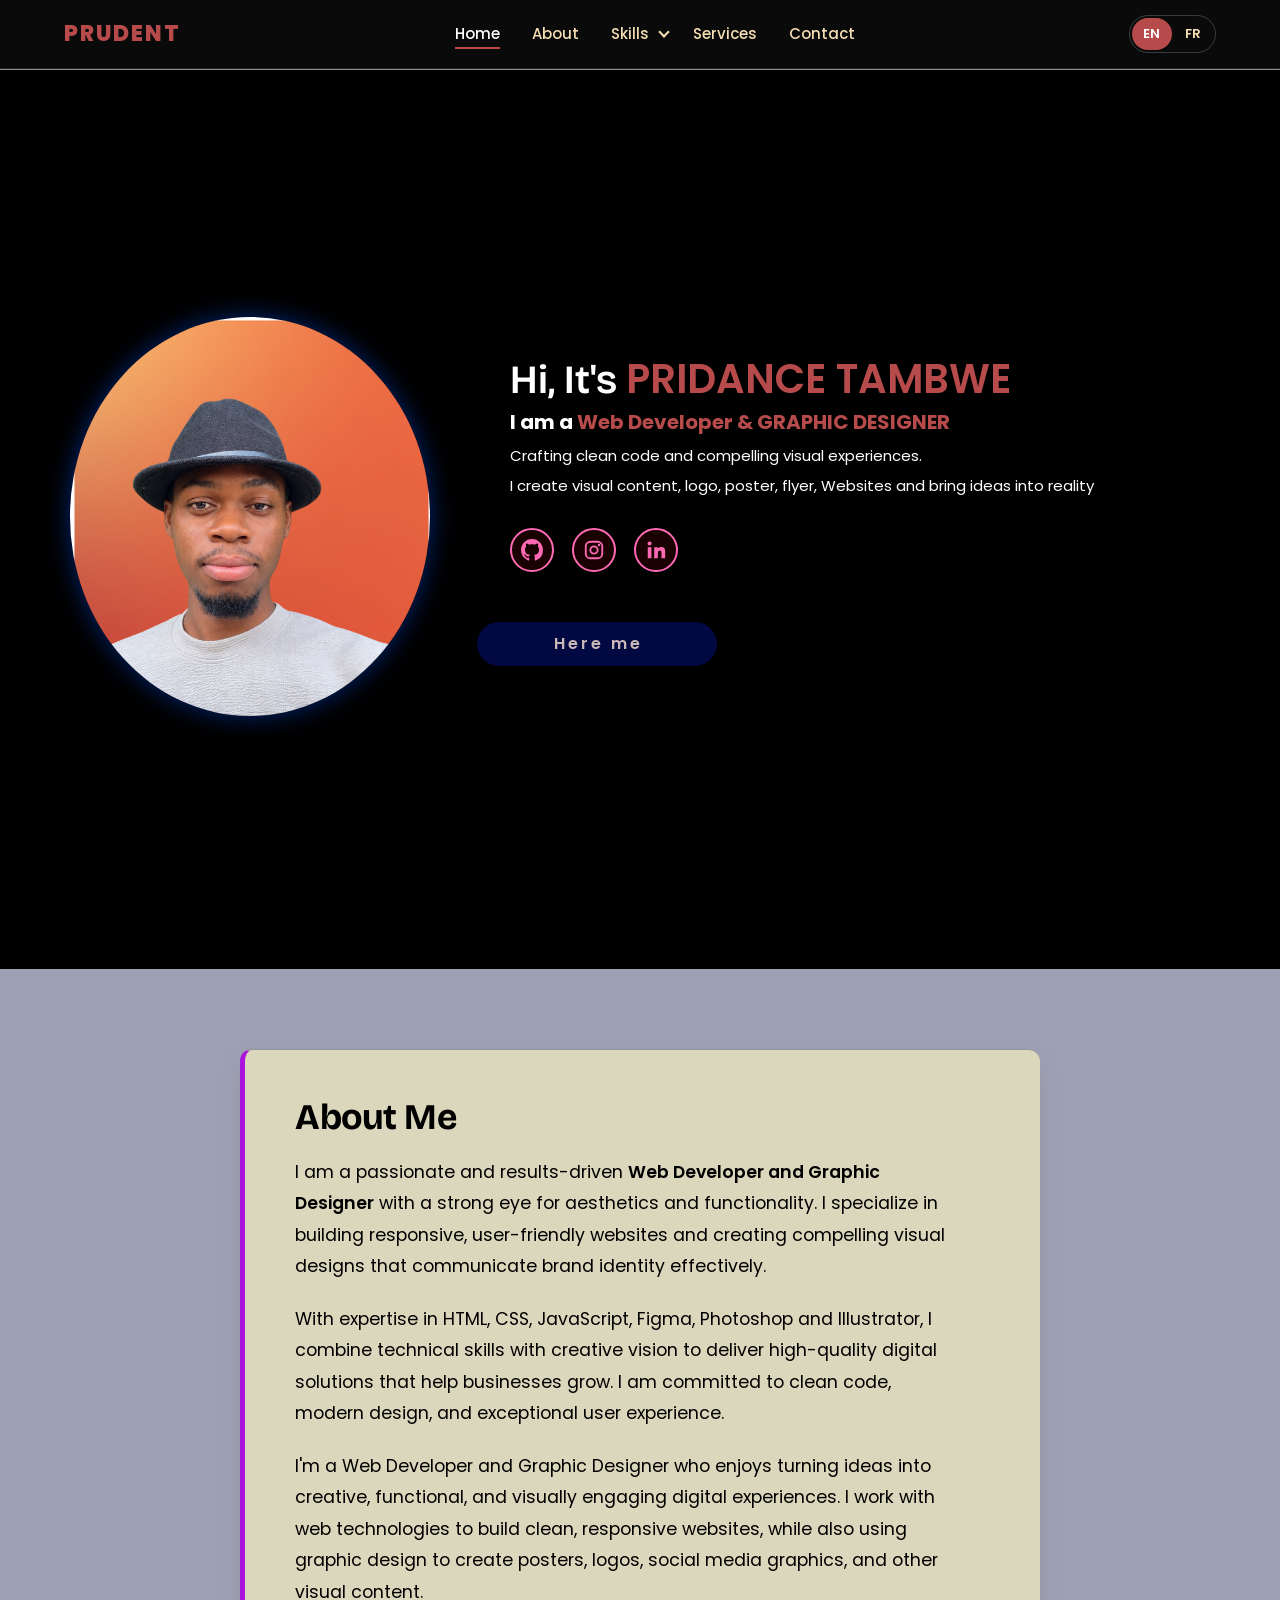
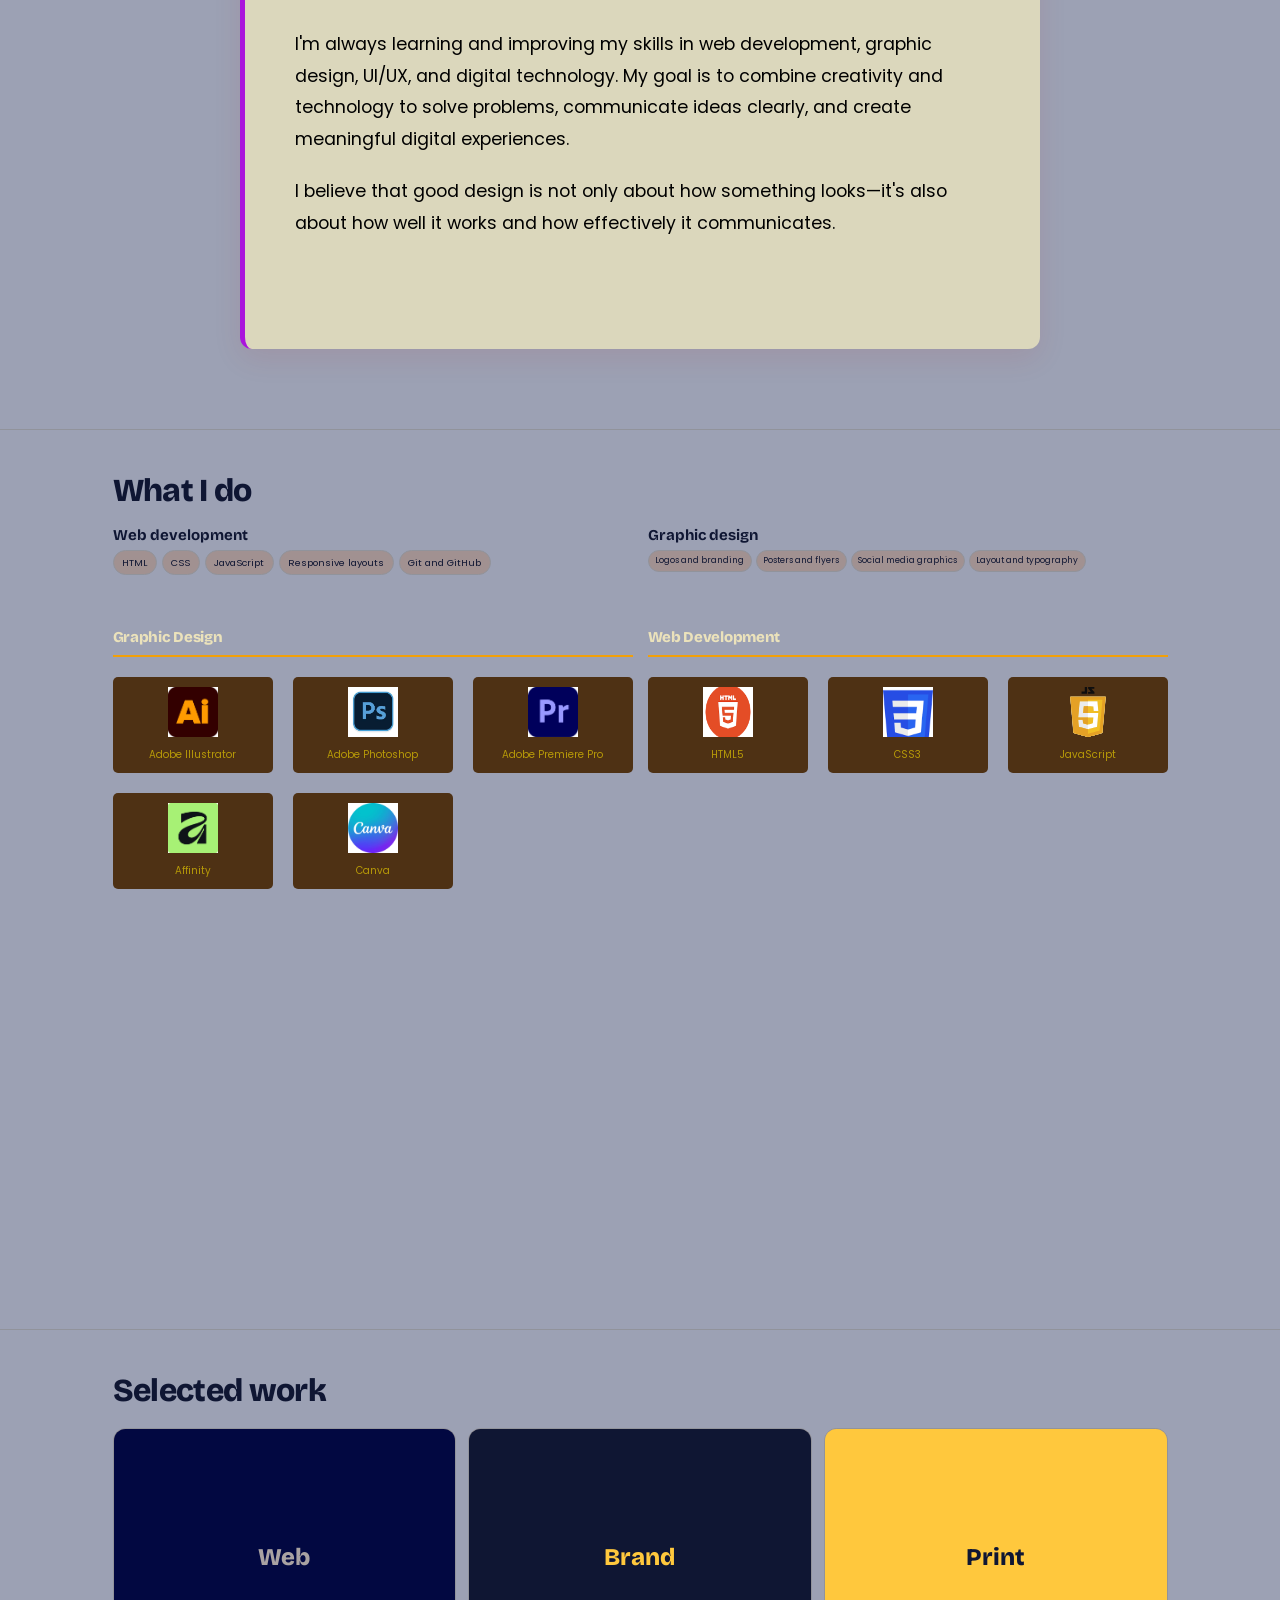
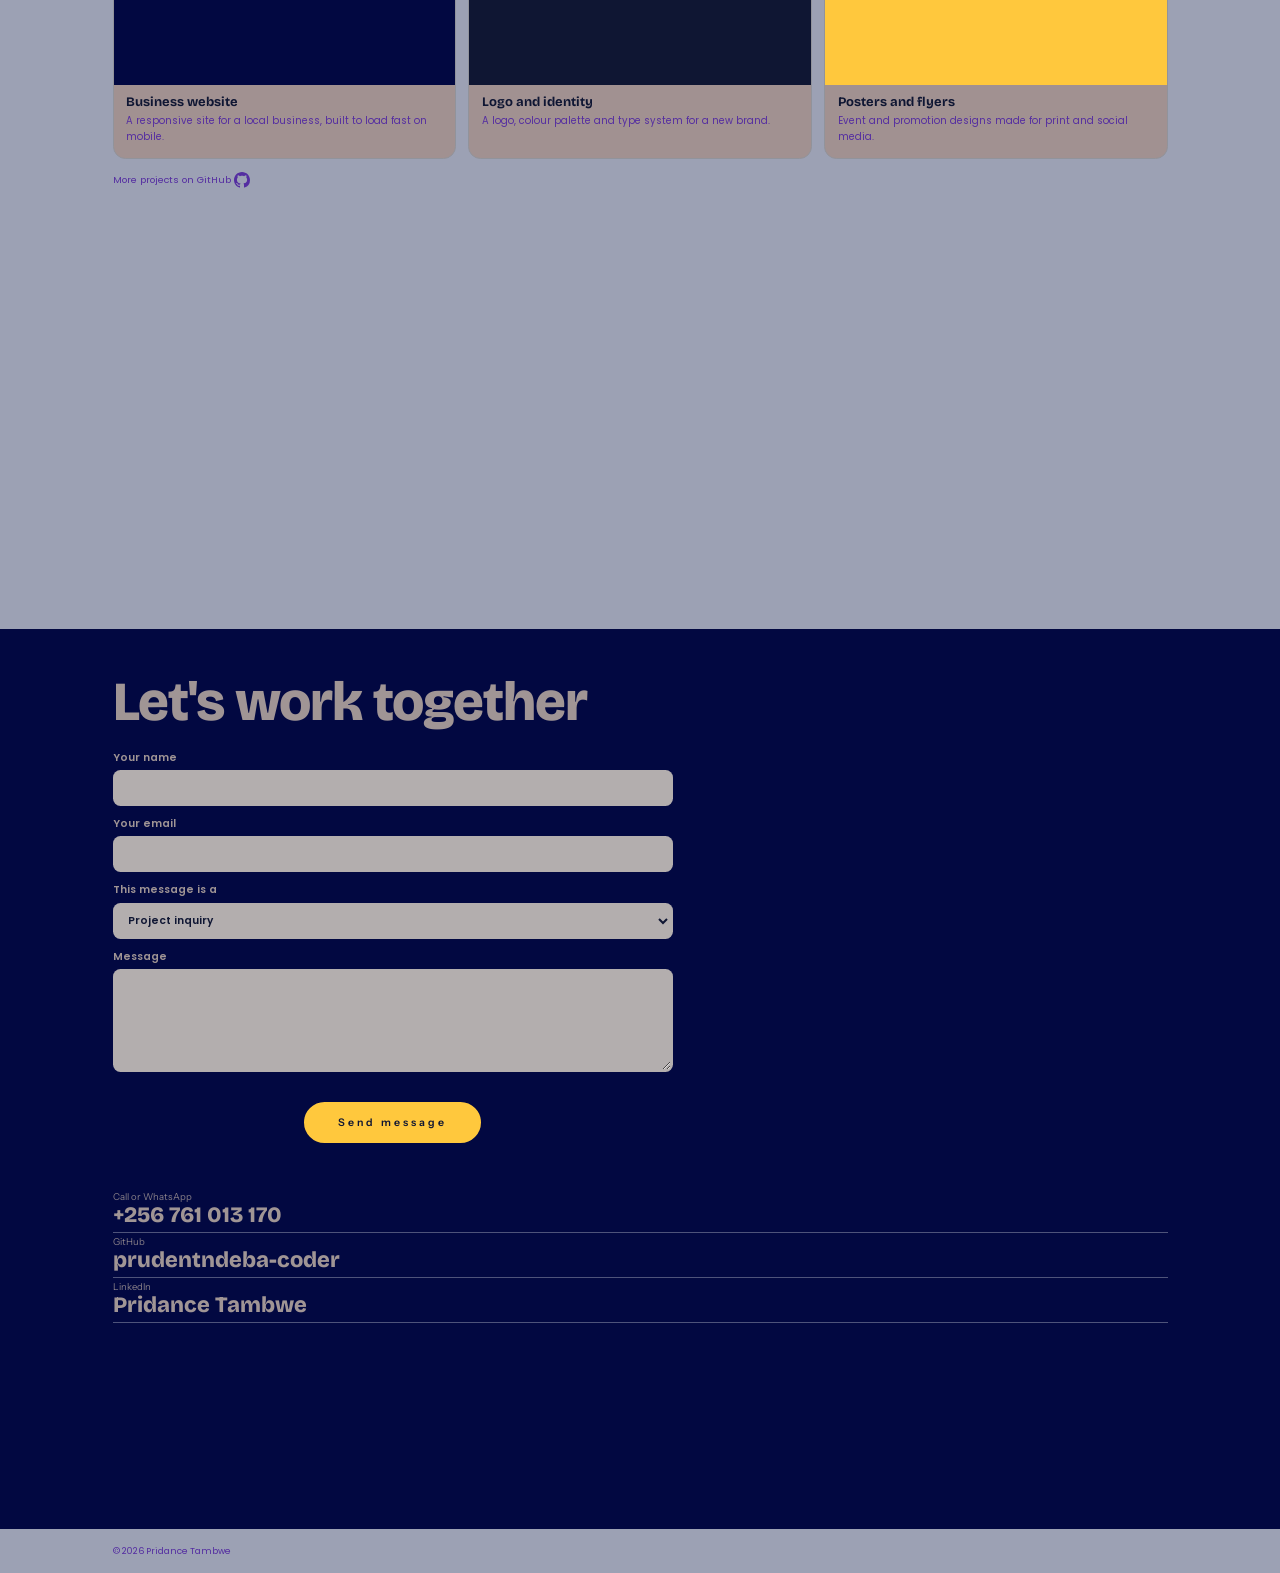
<file: index.html>
<!DOCTYPE html>
<html lang="en">

<head>
    <meta charset="UTF-8">
    <meta name="viewport" content="width=device-width, initial-scale=1.0">
    <link rel="preconnect" href="https://fonts.googleapis.com">
    <link rel="preconnect" href="https://fonts.gstatic.com" crossorigin>
    <link rel="stylesheet"
        href="https://fonts.googleapis.com/css2?family=Bricolage+Grotesque:wght@600;800&family=Instrument+Sans:wght@400;600&family=Poppins:wght@100;400;500;600;700;800&display=swap">
    <title>Pridance Tambwe | Web Developer & Graphic Designer</title>
    <link rel="stylesheet" href="style.css">
    <link rel="stylesheet" href="Styles.css">
    <link rel="stylesheet" href="nav.css">
    <script src="nav.js" defer></script>
    <script src="i18n.js" defer></script>
</head>

<body class="Home-page">
    <header class="site-header">
        <div class="nav-inner">
            <a class="brand" href="index.html">PRUDENT</a>
            <button class="nav-toggle" type="button" aria-expanded="false" aria-controls="main-menu"
                aria-label="Open menu"><span></span></button>
            <nav class="main-nav" aria-label="Main">
                <ul id="main-menu">
                    <li><a href="index.html" class="active" aria-current="page">Home</a></li>
                    <li><a href="About.html">About</a></li>
                    <li class="has-dropdown">
                        <a href="Skills.html">Skills</a>
                        <button class="dd-toggle" type="button" aria-expanded="false"
                            aria-label="Show skills menu"></button>
                        <ul class="dropdown">
                            <li><a href="Skills.html#html">HTML</a></li>
                            <li><a href="Skills.html#css">CSS</a></li>
                            <li><a href="Skills.html#javascript">JavaScript</a></li>
                            <li><a href="Skills.html#photoshop">Adobe Photoshop</a></li>
                            <li><a href="Skills.html#illustrator">Adobe Illustrator</a></li>
                            <li><a href="Skills.html#premiere">Adobe Premiere Pro</a></li>
                            <li><a href="Skills.html#affinity">Affinity</a></li>
                            <li><a href="Skills.html#canva">Canva</a></li>
                        </ul>
                    </li>
                    <li><a href="Services.html">Services</a></li>
                    <li><a href="Contact.html">Contact</a></li>
                </ul>
            </nav>
        </div>
    </header>
    <section class="home">
        <div class="home-img">
            <img src="1.png" alt="Portrait of Pridance Tambwe">
        </div>
        <div class="home-content">
            <h1>Hi, It's <span>PRIDANCE TAMBWE</span></h1>
            <h5>I am a <span>Web Developer & GRAPHIC DESIGNER
                </span></h5>
            <div class="tagline">
                <p>Crafting clean code and compelling visual experiences.</p>
                <p>I create visual content, logo, poster, flyer, Websites and bring ideas into reality</p>
            </div>
            <div class=" social-icons">
                <a href="https://github.com/prudentndeba-coder" aria-label="GitHub"><svg class="icon"
                        viewBox="0 0 16 16" aria-hidden="true" focusable="false">
                        <path fill="currentColor"
                            d="M8 0C3.58 0 0 3.58 0 8c0 3.54 2.29 6.53 5.47 7.59.4.07.55-.17.55-.38 0-.19-.01-.82-.01-1.49-2.01.37-2.53-.49-2.69-.94-.09-.23-.48-.94-.82-1.13-.28-.15-.68-.52-.01-.53.63-.01 1.08.58 1.23.82.72 1.21 1.87.87 2.33.66.07-.52.28-.87.51-1.07-1.78-.2-3.64-.89-3.64-3.95 0-.87.31-1.59.82-2.15-.08-.2-.36-1.02.08-2.12 0 0 .67-.21 2.2.82.64-.18 1.32-.27 2-.27.68 0 1.36.09 2 .27 1.53-1.04 2.2-.82 2.2-.82.44 1.1.16 1.92.08 2.12.51.56.82 1.27.82 2.15 0 3.07-1.87 3.75-3.65 3.95.29.25.54.73.54 1.48 0 1.07-.01 1.93-.01 2.2 0 .21.15.46.55.38A8.013 8.013 0 0016 8c0-4.42-3.58-8-8-8z" />
                    </svg></a>
                <a href="https://www.instagram.com/prudentndeba/" aria-label="Instagram"><svg class="icon"
                        viewBox="0 0 24 24" aria-hidden="true" focusable="false">
                        <rect x="3" y="3" width="18" height="18" rx="5" fill="none" stroke="currentColor"
                            stroke-width="2" />
                        <circle cx="12" cy="12" r="4" fill="none" stroke="currentColor" stroke-width="2" />
                        <circle cx="17.5" cy="6.5" r="1.3" fill="currentColor" />
                    </svg></a>
                <a href="https://www.linkedin.com/in/prudent-ndeba-33538540b?" aria-label="LinkedIn"><svg class="icon"
                        viewBox="0 0 24 24" aria-hidden="true" focusable="false">
                        <rect x="3" y="9" width="4" height="12" fill="currentColor" />
                        <circle cx="5" cy="5" r="2.2" fill="currentColor" />
                        <path fill="currentColor"
                            d="M10 9h3.8v1.7c.6-1.1 2-2 3.9-2 3.4 0 4.3 2.2 4.3 5.1V21h-4v-6c0-1.4-.3-2.5-1.8-2.5S14 13.6 14 15v6h-4z" />
                    </svg></a>




            </div>
            <a href="https://t.me/prudent_ndeba" class="btn" style="margin-left: -33px;">Here me</a>
        </div>
    </section>







    <section class="about">
        <h2>About Me</h2>
        <p>I am a passionate and results-driven <span>Web Developer and Graphic Designer</span> with a strong eye for
            aesthetics and functionality. I specialize in building responsive, user-friendly websites and creating
            compelling visual designs that communicate brand identity effectively.</p>
        <p>With expertise in HTML, CSS, JavaScript, Figma, Photoshop and Illustrator, I combine technical skills with
            creative vision to deliver high-quality digital solutions that help businesses grow. I am committed to clean
            code, modern design, and exceptional user experience.</p>
        <p>I'm a Web Developer and Graphic Designer who enjoys turning ideas into creative, functional, and visually
            engaging digital experiences. I work with web technologies to build clean, responsive websites, while also
            using graphic design to create posters, logos, social media graphics, and other visual content.</p>
        <p>I'm always learning and improving my skills in web development, graphic design, UI/UX, and digital
            technology. My goal is to combine creativity and technology to solve problems, communicate ideas clearly,
            and create meaningful digital experiences.</p>
        <p>I believe that good design is not only about how something looks—it's also about how well it works and how
            effectively it communicates.</p>

    </section>






    <section id="skills">
        <div class="wrap">
            <h2>What I do</h2>
            <div class="skills">
                <div>
                    <h3>Web development</h3>
                    <ul>
                        <li>HTML</li>
                        <li>CSS</li>
                        <li>JavaScript</li>
                        <li>Responsive layouts</li>
                        <li>Git and GitHub</li>
                    </ul>
                </div>
                <div>
                    <h3>Graphic design</h3>
                    <ul>
                        <li>Logos and branding</li>
                        <li>Posters and flyers</li>
                        <li>Social media graphics</li>
                        <li>Layout and typography</li>
                    </ul>
                </div>



                <div class="skills-category">
                    <h2>Graphic Design</h2>
                    <div class="skills-grid">
                        <div class="skill-item">
                            <img src="illustrator.png" alt="Adobe illustrator">
                            <span>Adobe Illustrator</span>
                        </div>
                        <div class="skill-item">
                            <img src="photoshop.jpg" alt="Adobe Photoshop">
                            <span>Adobe Photoshop</span>
                        </div>
                        <div class="skill-item">
                            <img src="premier.png" alt="Adobe Premiere Pro">
                            <span>Adobe Premiere Pro</span>
                        </div>
                        <div class="skill-item">

                            <img src="2.png" alt="Affinity">
                            <span>Affinity</span>
                        </div>
                        <div class="skill-item">
                            <img src="hello.jpg" alt="Canva">
                            <span>Canva</span>
                        </div>
                    </div>
                </div>
                <div class="skills-category">
                    <h2>Web Development</h2>
                    <div class="skills-grid">
                        <div class="skill-item">
                            <img src="htl logo.png" alt="">
                            <span>HTML5</span>
                        </div>
                        <div class="skill-item">
                            <img src="CSS.png" alt="">
                            <span>CSS3</span>
                        </div>
                        <div class="skill-item">
                            <img src="Javascript-shield.svg" alt="Javascript">
                            <span>JavaScript</span>
                        </div>
                    </div>
                </div>

            </div>
        </div>
    </section>








    <section id="work">
        <div class="wrap">
            <h2>Selected work</h2>
            <div class="work">
                <article class="proj">
                    <div class="thumb t1">Web</div>
                    <div class="b">
                        <h3>Business website</h3>
                        <p>A responsive site for a local business, built to load fast on mobile.</p>
                    </div>
                </article>
                <article class="proj">
                    <div class="thumb t2">Brand</div>
                    <div class="b">
                        <h3>Logo and identity</h3>
                        <p>A logo, colour palette and type system for a new brand.</p>
                    </div>
                </article>
                <article class="proj">
                    <div class="thumb t3">Print</div>
                    <div class="b">
                        <h3>Posters and flyers</h3>
                        <p>Event and promotion designs made for print and social media.</p>
                    </div>
                </article>
            </div>
            <p class="note">More projects on <a href="https://github.com/prudentndeba-coder">GitHub <svg class="icon"
                        viewBox="0 0 16 16" aria-hidden="true" focusable="false">
                        <path fill="currentColor"
                            d="M8 0C3.58 0 0 3.58 0 8c0 3.54 2.29 6.53 5.47 7.59.4.07.55-.17.55-.38 0-.19-.01-.82-.01-1.49-2.01.37-2.53-.49-2.69-.94-.09-.23-.48-.94-.82-1.13-.28-.15-.68-.52-.01-.53.63-.01 1.08.58 1.23.82.72 1.21 1.87.87 2.33.66.07-.52.28-.87.51-1.07-1.78-.2-3.64-.89-3.64-3.95 0-.87.31-1.59.82-2.15-.08-.2-.36-1.02.08-2.12 0 0 .67-.21 2.2.82.64-.18 1.32-.27 2-.27.68 0 1.36.09 2 .27 1.53-1.04 2.2-.82 2.2-.82.44 1.1.16 1.92.08 2.12.51.56.82 1.27.82 2.15 0 3.07-1.87 3.75-3.65 3.95.29.25.54.73.54 1.48 0 1.07-.01 1.93-.01 2.2 0 .21.15.46.55.38A8.013 8.013 0 0016 8c0-4.42-3.58-8-8-8z" />
                    </svg></a> </p>
        </div>
    </section>









    <section id="contact" class="contact">
        <div class="wrap">
            <h2>Let's work together</h2>
            <form id="f" class="form" action="https://formsubmit.co/a31ffe497626b1719d9b9973fc9c173b" method="POST">
                <input type="hidden" name="_captcha" value="false">
                <input type="hidden" name="_subject" value="New message from portfolio!">
                <label>Your name<input name="name" required autocomplete="name"></label>
                <label>Your email<input name="email" type="email" required autocomplete="email"></label>
                <label>This message is a<select name="kind">
                        <option>Project inquiry</option>
                        <option>Feedback</option>
                        <option>Other</option>
                    </select></label>
                <label>Message<textarea name="message" rows="5" required></textarea></label>
                <button class="btn" type="submit"
                    style="display:block;margin:20px auto;padding:12px 32px;border-radius:50px;">Send message</button>

                <!-- Success message: stays hidden until FormSubmit confirms the message was sent -->
                <p id="st" role="status" style="display:none;text-align:center;"></p>
            </form>
            <a href="tel:+256761013170"><small>Call or WhatsApp</small>+256 761 013 170</a>
            <a href="https://github.com/prudentndeba-coder"><small>GitHub</small>prudentndeba-coder</a>
            <a href="https://www.linkedin.com/in/pridance-tambwe-33538540b"><small>LinkedIn</small>Pridance Tambwe</a>
        </div>
    </section>
    <footer>
        <div class="wrap">&copy; 2026 Pridance Tambwe</div>
    </footer>

    <script src="Javascript.js"></script>
</body>

</html>
</file>
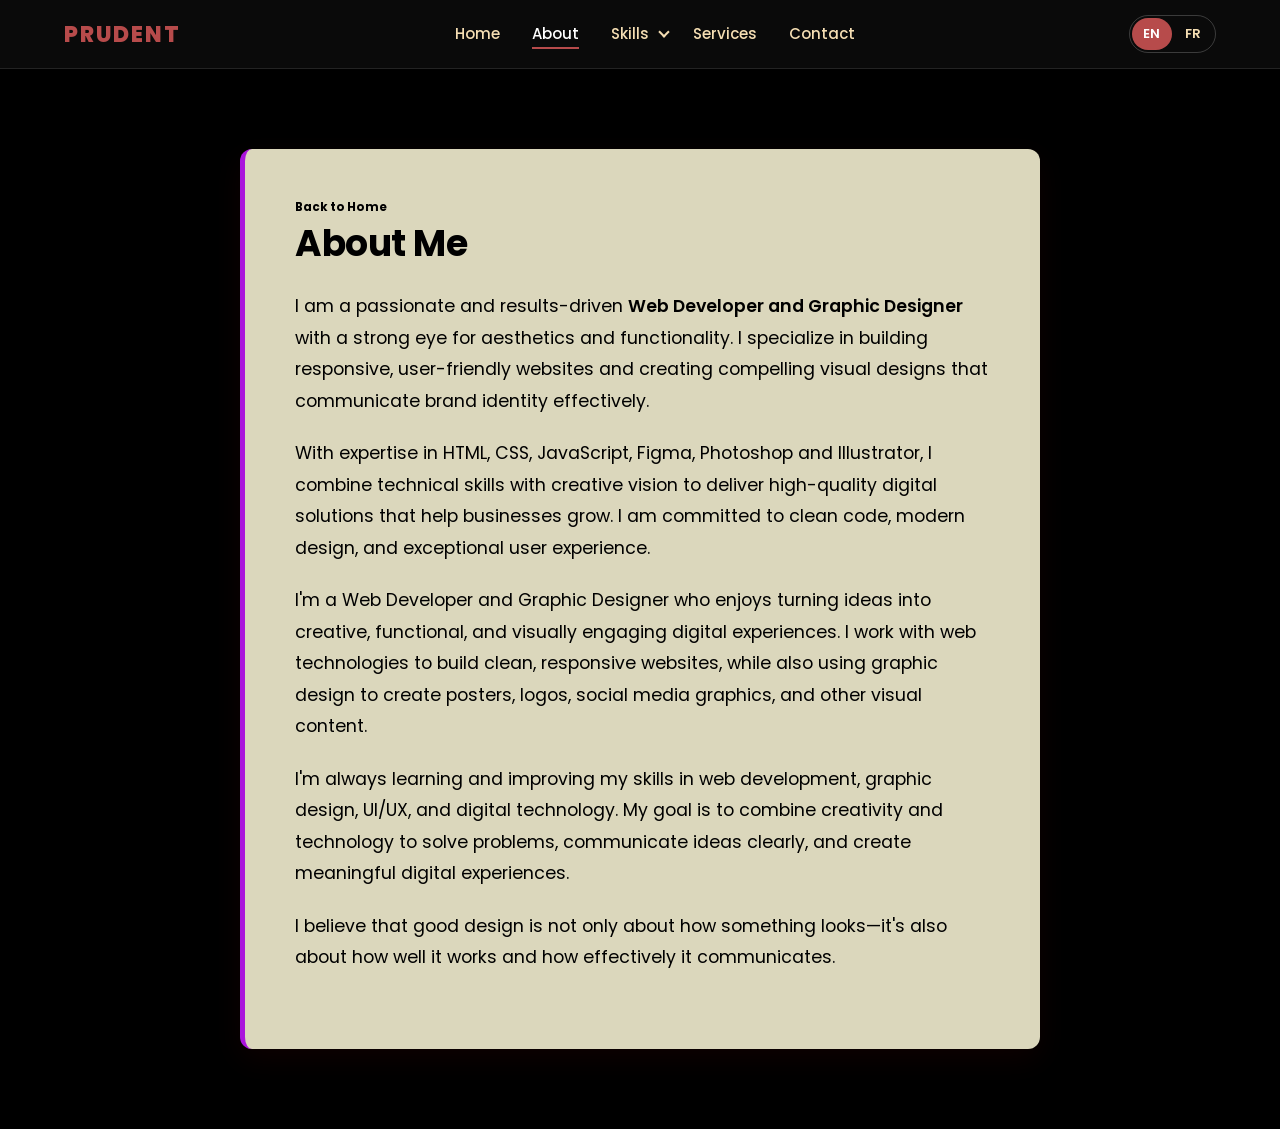
<file: About.html>
<!DOCTYPE html>
<html lang="en">

<head>
    <meta charset="UTF-8">
    <meta name="viewport" content="width=device-width, initial-scale=1.0">
    <link rel="stylesheet" href="style.css">
    <link rel="stylesheet" href="nav.css">
    <script src="nav.js" defer></script>
    <script src="i18n.js" defer></script>
    <link rel="preconnect" href="https://fonts.googleapis.com">
    <link rel="preconnect" href="https://fonts.gstatic.com" crossorigin>
    <link rel="stylesheet" href="https://fonts.googleapis.com/css2?family=Bricolage+Grotesque:wght@600;800&family=Instrument+Sans:wght@400;600&family=Poppins:wght@100;400;500;600;700;800&display=swap">
    <title>PRIDANCE TAMBWE</title>
</head>

<body>
    <header class="site-header">
    <div class="nav-inner">
      <a class="brand" href="index.html">PRUDENT</a>
      <button class="nav-toggle" type="button" aria-expanded="false" aria-controls="main-menu" aria-label="Open menu"><span></span></button>
      <nav class="main-nav" aria-label="Main">
        <ul id="main-menu">
        <li><a href="index.html">Home</a></li>
        <li><a href="About.html" class="active" aria-current="page">About</a></li>
        <li class="has-dropdown">
          <a href="Skills.html">Skills</a>
          <button class="dd-toggle" type="button" aria-expanded="false" aria-label="Show skills menu"></button>
          <ul class="dropdown">
            <li><a href="Skills.html#html">HTML</a></li>
            <li><a href="Skills.html#css">CSS</a></li>
            <li><a href="Skills.html#javascript">JavaScript</a></li>
            <li><a href="Skills.html#photoshop">Adobe Photoshop</a></li>
            <li><a href="Skills.html#illustrator">Adobe Illustrator</a></li>
            <li><a href="Skills.html#premiere">Adobe Premiere Pro</a></li>
            <li><a href="Skills.html#affinity">Affinity</a></li>
            <li><a href="Skills.html#canva">Canva</a></li>
          </ul>
        </li>
        <li><a href="Services.html">Services</a></li>
        <li><a href="Contact.html">Contact</a></li>
        </ul>
      </nav>
    </div>
  </header>
    <section class="about">
        <h3><a href="index.html" class="back">Back to Home</a></h3>
        <h2>About Me</h2>
        <p>I am a passionate and results-driven <span>Web Developer and Graphic Designer</span> with a strong eye for aesthetics and functionality. I specialize in building responsive, user-friendly websites and creating compelling visual designs that communicate brand identity effectively.</p>
        <p>With expertise in HTML, CSS, JavaScript, Figma, Photoshop and Illustrator, I combine technical skills with creative vision to deliver high-quality digital solutions that help businesses grow. I am committed to clean code, modern design, and exceptional user experience.</p>
        <p>I'm a Web Developer and Graphic Designer who enjoys turning ideas into creative, functional, and visually engaging digital experiences. I work with web technologies to build clean, responsive websites, while also using graphic design to create posters, logos, social media graphics, and other visual content.</p>
        <p>I'm always learning and improving my skills in web development, graphic design, UI/UX, and digital technology. My goal is to combine creativity and technology to solve problems, communicate ideas clearly, and create meaningful digital experiences.</p>
        <p>I believe that good design is not only about how something looks—it's also about how well it works and how effectively it communicates.</p>

    </section>
</body>

</html>
</file>
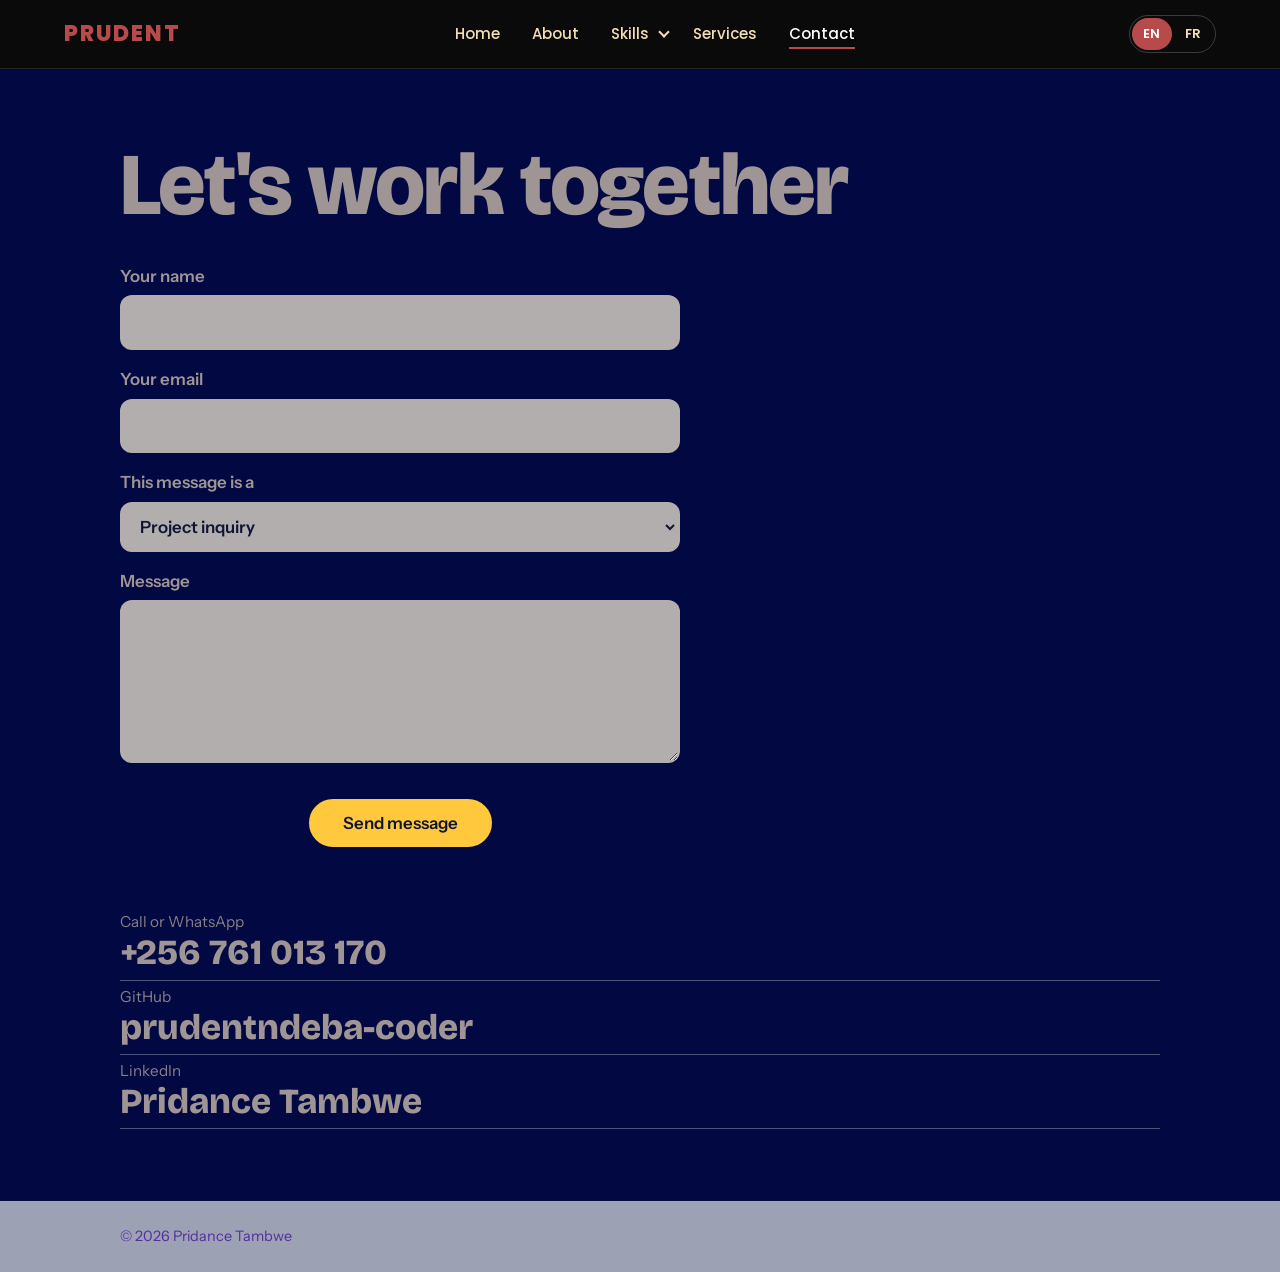
<file: Contact.html>
<!DOCTYPE html>
<html lang="en">

<head>
    <meta charset="UTF-8">
    <meta name="viewport" content="width=device-width, initial-scale=1.0">
    <link rel="preconnect" href="https://fonts.googleapis.com">
    <link rel="preconnect" href="https://fonts.gstatic.com" crossorigin>
    <link rel="stylesheet" href="https://fonts.googleapis.com/css2?family=Bricolage+Grotesque:wght@600;800&family=Instrument+Sans:wght@400;600&family=Poppins:wght@100;400;500;600;700;800&display=swap">
    <title>Pridance Tambwe | Web Developer & Graphic Designer</title>
    <link rel="stylesheet" href="Styles.css">
    <link rel="stylesheet" href="nav.css">
    <script src="nav.js" defer></script>
    <script src="i18n.js" defer></script>
</head>

<body>
    <header class="site-header">
    <div class="nav-inner">
      <a class="brand" href="index.html">PRUDENT</a>
      <button class="nav-toggle" type="button" aria-expanded="false" aria-controls="main-menu" aria-label="Open menu"><span></span></button>
      <nav class="main-nav" aria-label="Main">
        <ul id="main-menu">
        <li><a href="index.html">Home</a></li>
        <li><a href="About.html">About</a></li>
        <li class="has-dropdown">
          <a href="Skills.html">Skills</a>
          <button class="dd-toggle" type="button" aria-expanded="false" aria-label="Show skills menu"></button>
          <ul class="dropdown">
            <li><a href="Skills.html#html">HTML</a></li>
            <li><a href="Skills.html#css">CSS</a></li>
            <li><a href="Skills.html#javascript">JavaScript</a></li>
            <li><a href="Skills.html#photoshop">Adobe Photoshop</a></li>
            <li><a href="Skills.html#illustrator">Adobe Illustrator</a></li>
            <li><a href="Skills.html#premiere">Adobe Premiere Pro</a></li>
            <li><a href="Skills.html#affinity">Affinity</a></li>
            <li><a href="Skills.html#canva">Canva</a></li>
          </ul>
        </li>
        <li><a href="Services.html">Services</a></li>
        <li><a href="Contact.html" class="active" aria-current="page">Contact</a></li>
        </ul>
      </nav>
    </div>
  </header>
    <section id="contact" class="contact">
        <div class="wrap">
            <h2>Let's work together</h2>
            <form id="f" class="form" action="https://formsubmit.co/a31ffe497626b1719d9b9973fc9c173b" method="POST">
                <input type="hidden" name="_captcha" value="false">
                <input type="hidden" name="_subject" value="New message from portfolio!">
                <label>Your name<input name="name" required autocomplete="name"></label>
                <label>Your email<input name="email" type="email" required autocomplete="email"></label>
                <label>This message is a<select name="kind">
                        <option>Project inquiry</option>
                        <option>Feedback</option>
                        <option>Other</option>
                    </select></label>
                <label>Message<textarea name="message" rows="5" required></textarea></label>
                <button class="btn" type="submit" style="display:block;margin:20px auto;padding:12px 32px;border-radius:50px;">Send message</button>

                <!-- Success message: stays hidden until FormSubmit confirms the message was sent -->
                <p id="st" role="status" style="display:none;text-align:center;"></p>
            </form>
            <a href="tel:+256761013170"><small>Call or WhatsApp</small>+256 761 013 170</a>
            <a href="https://github.com/prudentndeba-coder"><small>GitHub</small>prudentndeba-coder</a>
            <a href="https://www.linkedin.com/in/pridance-tambwe-33538540b"><small>LinkedIn</small>Pridance Tambwe</a>
        </div>
    </section>
    <footer>
        <div class="wrap">&copy; 2026 Pridance Tambwe</div>
    </footer>
    <script src="Javascript.js"></script>
</body>

</html>
</file>
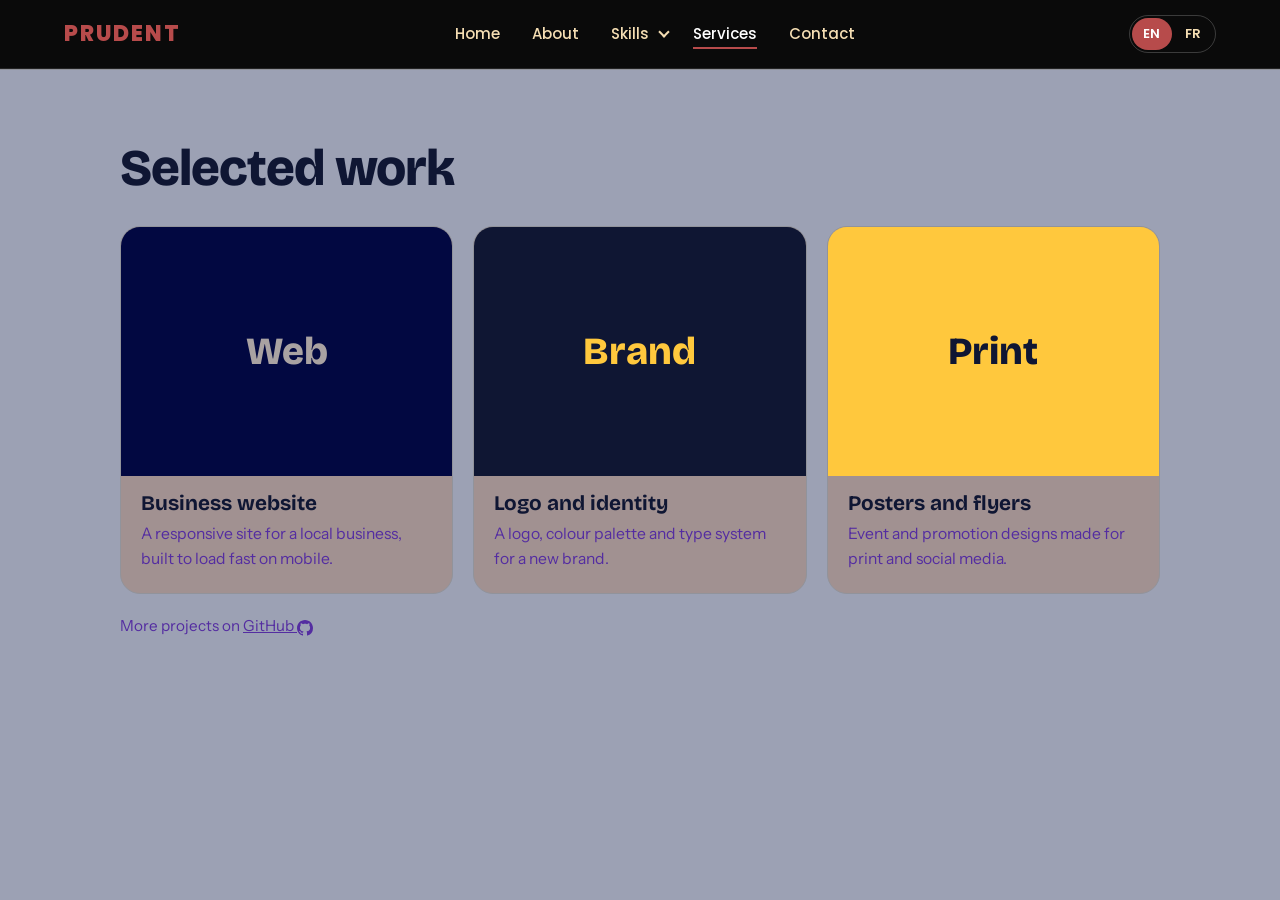
<file: Services.html>
<!DOCTYPE html>
<html lang="en">

<head>
    <meta charset="UTF-8">
    <meta name="viewport" content="width=device-width, initial-scale=1.0">
    <link rel="preconnect" href="https://fonts.googleapis.com">
    <link rel="preconnect" href="https://fonts.gstatic.com" crossorigin>
    <link rel="stylesheet" href="https://fonts.googleapis.com/css2?family=Bricolage+Grotesque:wght@600;800&family=Instrument+Sans:wght@400;600&family=Poppins:wght@100;400;500;600;700;800&display=swap">
    <title>Pridance Tambwe | Web Developer & Graphic Designer</title>
    <link rel="stylesheet" href="Styles.css">
    <link rel="stylesheet" href="nav.css">
    <script src="nav.js" defer></script>
    <script src="i18n.js" defer></script>
</head>

<body class="service">
    <header class="site-header">
    <div class="nav-inner">
      <a class="brand" href="index.html">PRUDENT</a>
      <button class="nav-toggle" type="button" aria-expanded="false" aria-controls="main-menu" aria-label="Open menu"><span></span></button>
      <nav class="main-nav" aria-label="Main">
        <ul id="main-menu">
        <li><a href="index.html">Home</a></li>
        <li><a href="About.html">About</a></li>
        <li class="has-dropdown">
          <a href="Skills.html">Skills</a>
          <button class="dd-toggle" type="button" aria-expanded="false" aria-label="Show skills menu"></button>
          <ul class="dropdown">
            <li><a href="Skills.html#html">HTML</a></li>
            <li><a href="Skills.html#css">CSS</a></li>
            <li><a href="Skills.html#javascript">JavaScript</a></li>
            <li><a href="Skills.html#photoshop">Adobe Photoshop</a></li>
            <li><a href="Skills.html#illustrator">Adobe Illustrator</a></li>
            <li><a href="Skills.html#premiere">Adobe Premiere Pro</a></li>
            <li><a href="Skills.html#affinity">Affinity</a></li>
            <li><a href="Skills.html#canva">Canva</a></li>
          </ul>
        </li>
        <li><a href="Services.html" class="active" aria-current="page">Services</a></li>
        <li><a href="Contact.html">Contact</a></li>
        </ul>
      </nav>
    </div>
  </header>
    <section id="work">
        <div class="wrap">
            <h2>Selected work</h2>
            <div class="work">
                <article class="proj">
                    <div class="thumb t1">Web</div>
                    <div class="b">
                        <h3>Business website</h3>
                        <p>A responsive site for a local business, built to load fast on mobile.</p>
                    </div>
                </article>
                <article class="proj">
                    <div class="thumb t2">Brand</div>
                    <div class="b">
                        <h3>Logo and identity</h3>
                        <p>A logo, colour palette and type system for a new brand.</p>
                    </div>
                </article>
                <article class="proj">
                    <div class="thumb t3">Print</div>
                    <div class="b">
                        <h3>Posters and flyers</h3>
                        <p>Event and promotion designs made for print and social media.</p>
                    </div>
                </article>
            </div>
            <p class="note">More projects on <a href="https://github.com/prudentndeba-coder">GitHub <svg class="icon" viewBox="0 0 16 16" aria-hidden="true" focusable="false"><path fill="currentColor" d="M8 0C3.58 0 0 3.58 0 8c0 3.54 2.29 6.53 5.47 7.59.4.07.55-.17.55-.38 0-.19-.01-.82-.01-1.49-2.01.37-2.53-.49-2.69-.94-.09-.23-.48-.94-.82-1.13-.28-.15-.68-.52-.01-.53.63-.01 1.08.58 1.23.82.72 1.21 1.87.87 2.33.66.07-.52.28-.87.51-1.07-1.78-.2-3.64-.89-3.64-3.95 0-.87.31-1.59.82-2.15-.08-.2-.36-1.02.08-2.12 0 0 .67-.21 2.2.82.64-.18 1.32-.27 2-.27.68 0 1.36.09 2 .27 1.53-1.04 2.2-.82 2.2-.82.44 1.1.16 1.92.08 2.12.51.56.82 1.27.82 2.15 0 3.07-1.87 3.75-3.65 3.95.29.25.54.73.54 1.48 0 1.07-.01 1.93-.01 2.2 0 .21.15.46.55.38A8.013 8.013 0 0016 8c0-4.42-3.58-8-8-8z"/></svg></a> </p>
        </div>
    </section>
</body>

</html>
</file>
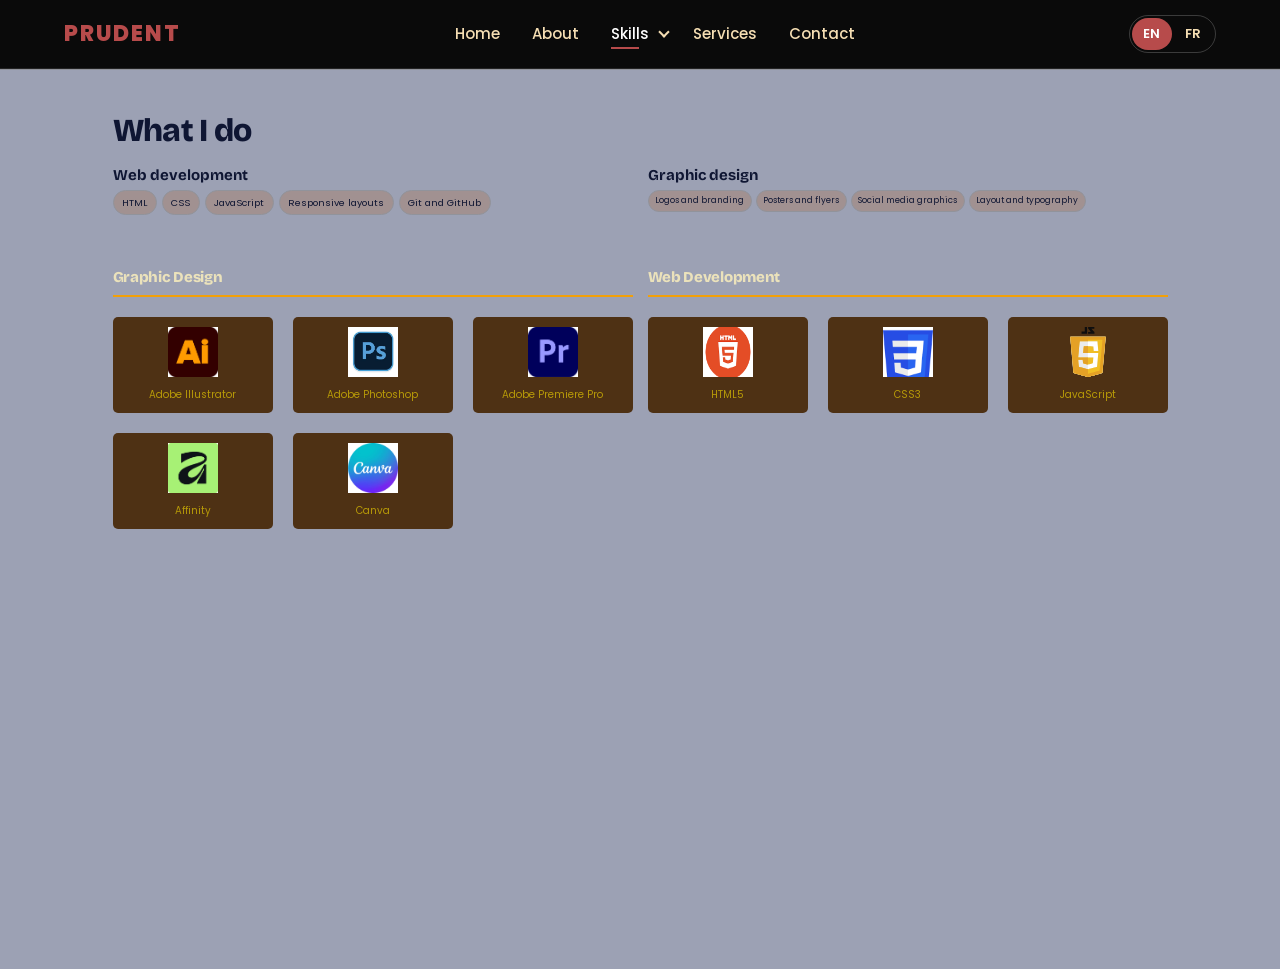
<file: Skills.html>
<!DOCTYPE html>
<html lang="en">

<head>
    <meta charset="UTF-8">
    <meta name="viewport" content="width=device-width, initial-scale=1.0">
    <link rel="stylesheet" href="style.css">
    <link rel="preconnect" href="https://fonts.googleapis.com">
    <link rel="preconnect" href="https://fonts.gstatic.com" crossorigin>
    <link rel="stylesheet" href="https://fonts.googleapis.com/css2?family=Bricolage+Grotesque:wght@600;800&family=Instrument+Sans:wght@400;600&family=Poppins:wght@100;400;500;600;700;800&display=swap">
    <title>Pridance Tambwe | Web Developer & Graphic Designer</title>
    <link rel="stylesheet" href="Styles.css">
    <link rel="stylesheet" href="nav.css">
    <script src="nav.js" defer></script>
    <script src="i18n.js" defer></script>

</head>

<body>
    <header class="site-header">
    <div class="nav-inner">
      <a class="brand" href="index.html">PRUDENT</a>
      <button class="nav-toggle" type="button" aria-expanded="false" aria-controls="main-menu" aria-label="Open menu"><span></span></button>
      <nav class="main-nav" aria-label="Main">
        <ul id="main-menu">
        <li><a href="index.html">Home</a></li>
        <li><a href="About.html">About</a></li>
        <li class="has-dropdown">
          <a href="Skills.html" class="active" aria-current="page">Skills</a>
          <button class="dd-toggle" type="button" aria-expanded="false" aria-label="Show skills menu"></button>
          <ul class="dropdown">
            <li><a href="Skills.html#html">HTML</a></li>
            <li><a href="Skills.html#css">CSS</a></li>
            <li><a href="Skills.html#javascript">JavaScript</a></li>
            <li><a href="Skills.html#photoshop">Adobe Photoshop</a></li>
            <li><a href="Skills.html#illustrator">Adobe Illustrator</a></li>
            <li><a href="Skills.html#premiere">Adobe Premiere Pro</a></li>
            <li><a href="Skills.html#affinity">Affinity</a></li>
            <li><a href="Skills.html#canva">Canva</a></li>
          </ul>
        </li>
        <li><a href="Services.html">Services</a></li>
        <li><a href="Contact.html">Contact</a></li>
        </ul>
      </nav>
    </div>
  </header>
    <section id="skills">
        <div class="wrap">
            <h2>What I do</h2>
            <div class="skills">
                <div>
                    <h3>Web development</h3>
                    <ul>
                        <li>HTML</li>
                        <li>CSS</li>
                        <li>JavaScript</li>
                        <li>Responsive layouts</li>
                        <li>Git and GitHub</li>
                    </ul>
                </div>
                <div>
                    <h3>Graphic design</h3>
                    <ul>
                        <li>Logos and branding</li>
                        <li>Posters and flyers</li>
                        <li>Social media graphics</li>
                        <li>Layout and typography</li>
                    </ul>
                </div>



                <div class="skills-category">
                    <h2>Graphic Design</h2>
                    <div class="skills-grid">
                        <div class="skill-item" id="illustrator">
                            <img src="illustrator.png" alt="Adobe illustrator">
                            <span>Adobe Illustrator</span>
                        </div>
                        <div class="skill-item" id="photoshop">
                            <img src="photoshop.jpg" alt="Adobe Photoshop">
                            <span>Adobe Photoshop</span>
                        </div>
                        <div class="skill-item" id="premiere">
                            <img src="premier.png" alt="Adobe Premiere Pro">
                            <span>Adobe Premiere Pro</span>
                        </div>
                        <div class="skill-item" id="affinity">

                            <img src="2.png" alt="Affinity">
                            <span>Affinity</span>
                        </div>
                        <div class="skill-item" id="canva">
                            <img src="hello.jpg" alt="Canva">
                            <span>Canva</span>
                        </div>
                    </div>
                </div>
                <div class="skills-category">
                    <h2>Web Development</h2>
                    <div class="skills-grid">
                        <div class="skill-item" id="html">
                            <img src="htl logo.png" alt="">
                            <span>HTML5</span>
                        </div>
                        <div class="skill-item" id="css">
                            <img src="CSS.png" alt="">
                            <span>CSS3</span>
                        </div>
                        <div class="skill-item" id="javascript">
                            <img src="Javascript-shield.svg" alt="Javascript">
                            <span>JavaScript</span>
                        </div>
                    </div>
                </div>

    </div>
        </div>
    </section>

</body>

</html>
</file>
<file: style.css>
*{
    margin: 0;
    padding: 0;
    box-sizing: border-box;
    text-decoration:none;
    border: none;
    outline: none;
    font-family:'Poppins',sans-serif;
}

html{
    font-size: 62.5%; 
}

body{
    width: 100%;
    min-height: 100vh;
    background-color: black;
    color: white;
}

section{
    min-height: 100vh;
    padding: 6rem 9% 5rem;
}

/* --- Your Exact Profile & Content Styles --- */
.home{
    color: white; /* keeps text readable on the black hero */
    display: flex;
    justify-content: center;
    align-items: center;
    gap: 8rem;
    background-color: black;
}

.home .home-content h1{
    font-size: 4rem;
    font-weight: 600;
    line-height: 1.3; 
}

span{
    color: #b74b4b;
}

.tagline{
    font-weight: 700;
}

.home-content h5{
    font-size: 2rem;
    margin-bottom: 1rem;
    font-weight: 700;
    display: inline;
}

.home-content p {
    font-size: 1.5rem; 
    font-weight: 400;
    margin-top: 6px;
}

.home-img{
    border-radius: 70%;
}

.home-img img{
    position: relative;
    width: 40vh;
    border-radius: 70%;
    box-shadow: 0 0 25px #012675; 
    cursor: pointer;
    transition: 0.2s linear;
}

.home-img img:hover{
    font-size: 1.8rem;
    font-weight: 500;
}

.social-icons a{
    display: inline-flex;
    justify-content: center;
    align-items: center;
    width: 4.4rem;
    height: 4.4rem;
    background-color: rgb(26, 2, 2);
    border: 0.2rem solid #ff69b4;
    border-radius: 50%;
    margin: 3rem 1.5rem 3rem 0;
    transition: 0.3s ease;
    color: #ff69b4; /* pink icons */
}

.social-icons .icon {
    width: 2.2rem;
    height: 2.2rem;
}

.social-icons a:hover {
    transform: scale(1.08);
    background-color: #ff69b4;
    color: black;
}

.btn{
    display: inline-block;
    padding: 1rem 2.8rem;
    background-color: black;
    border-radius: 4rem;
    font-size: 1.6rem;
    color: #b74b4b;
    letter-spacing: 0.3rem;
    font-weight: 600;
    border: 2px solid #b74b4b;
    transition: 0.3s ease;
    cursor: pointer;
    margin: 20px;
}

.btn:hover{
    transform: scale(1.03);
    background-color: #b74b4b;
    color: black;
}

.typing-text{
    font-size: 20px;
    font-weight: 100;
    min-width: 200px;
    text-emphasis: initial;
}

.typing-text span{
    position: relative;
}

.typing-text span:before{
    content: "Web Developer & Graphic Designer";
    color: #fb0505f4;
    animation: words 20s infinite;
}

.typing-text span:after{
    content: "";
    background-color: black;
    position: absolute;
    width: calc(100% + 8px);
    height: 100%;
    border-left: 3px solid #d62b2b;
    right: -8px;
    animation: cursor 0.6s infinite;
}
   
.about {
  max-width: 800px;
  margin: 80px auto;
  padding: 50px;
  background: #dbd7bc; 
  border-left: 5px solid #aa14dc; 
  border-radius: 12px;
  box-shadow: 0 10px 30px rgba(181, 4, 4, 0.08);
  font-family: 'Segoe UI', Arial, sans-serif;
}

.about h2 {
  font-size: 36px;
  font-weight: 700;
  color: black;
  margin-bottom: 20px;
  letter-spacing: -0.5px;
  align-items: center;
}

.about p {
  font-size: 17.5px;
  line-height: 1.8;
  color: black;
  text-align: left;
  font-weight: 400;
  
}

.about span {
  color: black;
  font-weight: 600;
}


/* ==========================================================================
   2. 📱 INDEPENDENT MOBILE ONLY RESPONSIVENESS (Horizontal Row Layout)
   ========================================================================== */
@media(max-width: 768px) {
    /* Stacks text contents cleaner under the profile row on phones */
    .home {
        flex-direction: column-reverse;
        gap: 4rem;
        text-align: center;
    }

    .home-img img {
        width: 250px;
        height: auto;
    }

    .about {
        margin: 40px 15px;
        padding: 25px;
    }

    .about h2 {
        font-size: 28px;
    }
}

.about a {
    color: black;
}

.about p + p {
    margin-top: 1.2em;
}

.note .icon {
    width: 1.6rem;
    height: 1.6rem;
    vertical-align: middle;
}

/* Hero button: same neat look in English and French */
.home-content .btn {
    display: inline-flex;
    align-items: center;
    justify-content: center;
    width: 24rem;
    max-width: 100%;
    white-space: nowrap;
    text-align: center;
    line-height: 1.2;
    /* extra left padding cancels the trailing letter-spacing so the text looks centred */
    padding: 1rem 2.8rem 1rem calc(2.8rem + 0.3rem);
}

/* Desktop: same hero width in every language, so the photo, text and button never shift when switching EN/FR */
@media (min-width: 769px) {
    .home {
        padding-left: 4rem;
        padding-right: 4rem;
    }

    .home .home-content {
        flex: 0 1 70rem;
        min-width: 0;
    }
}
</file>
<file: Styles.css>
:root{--blue:#020841;--ink:#0f1633;--paper:#9ca1b4;--sun:#ffc83d;--line:#91939b;--bg:var(--paper);--fg:var(--ink);--card:#a19191;--mut:#542da1;
box-sizing:border-box;padding-top:env(safe-area-inset-top,0px);padding-bottom:env(safe-area-inset-bottom,0px)}
@media (prefers-color-scheme:dark){:root:not([data-theme="light"]){--bg:#0c1126;--fg:#bcbdc4;--card:#131b40;--line:#21216d;--mut:#a4abcf}}
:root[data-theme="dark"]{--bg:#0c1126;--fg:#b4b5bc;--card:#141b3a;--line:#262f5c;--mut:#a4abcf}
*{box-sizing:border-box;margin:0}
html{scroll-behavior:smooth;scroll-padding-top:env(safe-area-inset-top,0px)}
body{background:var(--bg);color:var(--fg);font:400 1.05rem/1.6 "Instrument Sans",system-ui,sans-serif}
h1,h2,h3{font-family:"Bricolage Grotesque","Instrument Sans",system-ui,sans-serif;line-height:1.02}
a{color:inherit}
:focus-visible{outline:3px solid var(--sun);outline-offset:3px}
.wrap{max-width:1080px;margin:0 auto;padding:0 1.25rem}
.hero{position:relative;display:grid;grid-template-columns:1.15fr .85fr;gap:1rem;align-items:end;min-height:78vh;padding-top:1rem}
.hero h1{font-size:clamp(3.2rem,10.5vw,7.6rem);font-weight:800;letter-spacing:-.035em;padding-bottom:1.5rem}
.hero p.lead{font-size:1.2rem;max-width:30ch;color:var(--mut);margin-bottom:1.5rem}
.btns{display:flex;flex-wrap:wrap;gap:.75rem;padding-bottom:2.5rem}
.btn{display:inline-block;padding:.8rem 1.3rem;border-radius:999px;font-weight:600;text-decoration:none;background:var(--blue);color:#c9b8b8;border:2px solid var(--blue)}
.btn.alt{background:transparent;color:var(--fg);border-color:var(--fg)}
.btn:hover{background:var(--sun);border-color:var(--sun);color:#0f1633}
.photo{background:#a59898;border-radius:2rem 2rem 0 0;align-self:end;overflow:hidden;box-shadow:-14px 0 0 var(--blue)}
.photo img{display:block;width:100%}
section{padding:4.5rem 0;border-top:1px solid var(--line)}
h2{font-size:clamp(2rem,5vw,3.2rem);font-weight:800;letter-spacing:-.02em;margin-bottom:2rem}
.about{display:block}
.about p{max-width:60ch}
.skills{display:grid;grid-template-columns:1fr 1fr;gap:1.5rem}
.skills h3{font-size:1.5rem;margin-bottom:.75rem}
.skills ul{list-style:none;padding:0;display:flex;flex-wrap:wrap;gap:.5rem}
.skills li{border:1.5px solid var(--line);background:var(--card);padding:.35rem .85rem;border-radius:999px;font-size:.95rem}
.work{display:grid;grid-template-columns:repeat(3,1fr);gap:1.25rem}
.proj{background:var(--card);border:1px solid var(--line);border-radius:1.25rem;overflow:hidden;display:flex;flex-direction:column}
.thumb{aspect-ratio:4/3;display:grid;place-items:center;font:800 2.4rem "Bricolage Grotesque",sans-serif;color:#a9a2a2}
.t1{background:var(--blue)}.t2{background:var(--ink);color:var(--sun)}.t3{background:var(--sun);color:var(--ink)}
.proj div.b{padding:1.1rem 1.25rem 1.4rem}
.proj h3{font-size:1.3rem;margin-bottom:.4rem}
.proj p{color:var(--mut);font-size:.98rem}
.note{margin-top:1.25rem;color:var(--mut);font-size:.95rem}
.contact{background:var(--blue);color:#a09595;border:0;margin-top:0}
.contact h2{font-size:clamp(2.4rem,8vw,5.5rem)}
.contact a{display:block;font:800 clamp(1.4rem,4vw,2.2rem) "Bricolage Grotesque",sans-serif;text-decoration:none;padding:.35rem 0;border-bottom:1px solid rgba(255,255,255,.3);overflow-wrap:anywhere}
.contact a:hover{color:var(--sun)}
.contact small{display:block;font:400 .95rem "Instrument Sans";opacity:.85}
.form{display:grid;gap:1rem;max-width:560px;margin-bottom:2.5rem}
.form label{display:grid;gap:.35rem;font-weight:600}
.form input,.form select,.form textarea{font:inherit;padding:.75rem .9rem;border-radius:.75rem;border:2px solid transparent;background:#b3aeae;color:#0f1633;width:100%}
.form .btn{background:var(--sun);border-color:var(--sun);color:#0f1633;cursor:pointer;justify-self:start;font:600 1.05rem "Instrument Sans"}
.form .btn:hover{background:#9e9797;border-color:#aba7a7}
#st{min-height:1.5em}
footer{padding:1.5rem 0;color:var(--mut);font-size:.9rem}
@media(max-width:760px){.hero,.about,.skills,.work{grid-template-columns:1fr}.hero{min-height:0}.photo{max-width:340px;justify-self:center;width:100%}.hero h1{padding-top:1.5rem}.btns{padding-bottom:1.5rem}}
@media(prefers-reduced-motion:no-preference){.hero h1{animation:rise .8s ease-out both}@keyframes rise{from{opacity:0;transform:translateY(24px)}}}
/* ================================ */
@media (max-width: 995px) {
    .work {
        grid-template-columns: repeat(3, 1fr); 
    }
}

@media (max-width: 650px) {
    .work {
        grid-template-columns: 1fr; 
    }
}

/* Skills grid (moved here from the inline <style> blocks) */
        .skills-container {
            max-width: 1000px;
            margin-top: 100px;
            padding: 40px 20px;
            font-family: sans-serif;
        }

        .skills-category h2 {
            font-size: 1.5rem;
            color: rgb(235, 226, 187);
            border-bottom: 2px solid #f2a008;
            padding-bottom: 10px;
            margin-top: 40px;
        }

        .skills-grid {
            display: grid;
            grid-template-columns: repeat(auto-fill, minmax(120px, 2fr));
            gap: 20px;
            margin-top: 20px;
        }

        .skill-item {
            display: flex;
            flex-direction: column;
            align-items: center;
            justify-content: center;
            padding: 10px;
            background: #4e3114;
            border-radius: 5px;
            transition: transform 0.2s, box-shadow 0.2s;
        }

        .skill-item i,
        .skill-item img {
            font-size: 6rem;
            width: 5rem;
            height: 5rem;
            margin-bottom: 10px;
        }

        .skill-item span {
            font-size: 1rem;
            color: #b79a08;
            text-align: center;
        }

        .skill-item:hover {
            transform: translateY(-5px);
            box-shadow: 0 5px 15px greenyellow;
        }

.note .icon {
    width: 16px;
    height: 16px;
    vertical-align: middle;
}

/* Graphic design pills: 2 x 2, so "Social media graphics" and "Layout and typography" sit side by side (any language) */
.skills > div:nth-child(2) ul {
    display: grid;
    grid-template-columns: repeat(2, max-content);
    justify-items: start;
}

/* Wide screens: all four Graphic design pills on one horizontal line */
@media (min-width: 1050px) {
    .skills > div:nth-child(2) ul {
        display: flex;
        flex-wrap: nowrap;
        gap: .4rem;
    }

    .skills > div:nth-child(2) ul li {
        white-space: nowrap;
        font-size: .85rem;
        padding: .3rem .65rem;
    }
}
</file>
<file: nav.css>
/* Navigation: one straight line on every page and every screen size */
.site-header {
    position: sticky;
    top: 0;
    z-index: 1000;
    background: #0a0a0a;
    border-bottom: 1px solid rgba(255, 255, 255, 0.1);
    font-family: 'Poppins', sans-serif;
}

.nav-inner {
    max-width: 1200px;
    margin: 0 auto;
    padding: 0 24px;
    height: 68px;
    display: flex;
    align-items: center;
    justify-content: space-between;
    gap: 24px;
}

.brand {
    font-size: 22px;
    font-weight: 800;
    letter-spacing: 0.08em;
    color: #b74b4b;
    text-decoration: none;
    white-space: nowrap;
    transition: color 0.2s ease;
}

.brand:hover { color: #d36a6a; }

.main-nav ul {
    list-style: none;
    margin: 0;
    padding: 0;
    display: flex;
    flex-wrap: nowrap;
    align-items: center;
    gap: 4px;
}

.main-nav li { position: relative; }

.main-nav a {
    position: relative;
    display: block;
    padding: 10px 14px;
    font-size: 15px;
    font-weight: 500;
    line-height: 1.2;
    white-space: nowrap;
    color: wheat;
    text-decoration: none;
    border: 0;
    transition: color 0.2s ease;
}

/* underline for hover and the current page */
.main-nav > ul > li > a::after {
    content: "";
    position: absolute;
    left: 14px;
    right: 14px;
    bottom: 4px;
    height: 2px;
    background: #b74b4b;
    transform: scaleX(0);
    transform-origin: left;
    transition: transform 0.25s ease;
}

.main-nav a:hover,
.main-nav a.active { color: #fff; }

.main-nav > ul > li > a:hover::after,
.main-nav > ul > li > a.active::after { transform: scaleX(1); }

.main-nav a:focus-visible,
.brand:focus-visible {
    outline: 2px solid #b74b4b;
    outline-offset: 2px;
    border-radius: 4px;
}

/* Skills arrow button */
.has-dropdown { display: flex; align-items: center; }
.has-dropdown > a { padding-right: 4px; }
.has-dropdown > a::after { right: 4px; }

.dd-toggle {
    width: 22px;
    height: 28px;
    padding: 0;
    background: transparent;
    border: 0;
    cursor: pointer;
    position: relative;
}

.dd-toggle::before {
    content: "";
    position: absolute;
    top: 8px;
    left: 7px;
    width: 6px;
    height: 6px;
    border-right: 2px solid wheat;
    border-bottom: 2px solid wheat;
    transform: rotate(45deg);
    transition: transform 0.2s ease, top 0.2s ease;
}

.has-dropdown:hover .dd-toggle::before,
.has-dropdown.open .dd-toggle::before { transform: rotate(-135deg); top: 12px; }

.dd-toggle:focus-visible { outline: 2px solid #b74b4b; outline-offset: 2px; border-radius: 4px; }

/* Menu button (phones only) */
.nav-toggle {
    display: none;
    width: 44px;
    height: 44px;
    padding: 0;
    background: transparent;
    border: 1px solid rgba(255, 255, 255, 0.2);
    border-radius: 8px;
    cursor: pointer;
    position: relative;
}

.nav-toggle:focus-visible { outline: 2px solid #b74b4b; outline-offset: 2px; }

.nav-toggle span,
.nav-toggle span::before,
.nav-toggle span::after {
    content: "";
    position: absolute;
    width: 20px;
    height: 2px;
    background: wheat;
    transition: transform 0.25s ease;
}

.nav-toggle span { top: 21px; left: 11px; }
.nav-toggle span::before { left: 0; top: -6px; }
.nav-toggle span::after { left: 0; top: 6px; }

.nav-toggle[aria-expanded="true"] span { background: transparent; }
.nav-toggle[aria-expanded="true"] span::before { transform: translateY(6px) rotate(45deg); }
.nav-toggle[aria-expanded="true"] span::after { transform: translateY(-6px) rotate(-45deg); }

/* Skills dropdown (opens on hover, keyboard focus or the arrow) */
.main-nav .dropdown {
    position: absolute;
    top: 100%;
    left: 100%;
    z-index: 1100;
    min-width: 220px;
    padding: 8px;
    background: #141414;
    border: 1px solid rgba(255, 255, 255, 0.12);
    border-radius: 10px;
    box-shadow: 0 12px 30px rgba(0, 0, 0, 0.45);
    display: none;
    flex-direction: column;
    align-items: stretch;
    gap: 0;
}

.has-dropdown:hover .dropdown,
.has-dropdown:focus-within .dropdown,
.has-dropdown.open .dropdown { display: flex; }

.main-nav .dropdown a {
    padding: 9px 12px;
    font-size: 14px;
    border-radius: 6px;
}

.main-nav .dropdown a:hover { background: rgba(255, 255, 255, 0.08); color: #fff; }

/* Phones: logo and menu button on top; the menu opens as a drop-down list */
@media (max-width: 860px) {
    .nav-inner { height: 60px; padding: 0 16px; }
    .brand { font-size: 20px; }
    .nav-toggle { display: block; }

    .main-nav {
        position: absolute;
        top: 100%;
        left: 0;
        right: 0;
        display: none;
        background: #0a0a0a;
        border-bottom: 1px solid rgba(255, 255, 255, 0.1);
        padding: 8px 16px 16px;
    }

    .main-nav.open { display: block; }

    .main-nav ul { flex-direction: column; align-items: stretch; gap: 0; }

    .main-nav li { border-bottom: 1px solid rgba(255, 255, 255, 0.08); }
    .main-nav li:last-child { border-bottom: 0; }

    .main-nav a { padding: 14px 8px; font-size: 16px; }

    .main-nav > ul > li > a::after { left: 8px; right: auto; width: 24px; bottom: 8px; }
    .main-nav > ul > li > a.active::after { transform: scaleX(1); }

    .has-dropdown { flex-wrap: wrap; }
    .has-dropdown > a { flex: 1; padding-right: 8px; }
    .has-dropdown > a::after { right: auto; }

    .dd-toggle { width: 44px; height: 44px; }
    .dd-toggle::before { top: 17px; left: 17px; }
    .has-dropdown:hover .dd-toggle::before { transform: rotate(45deg); top: 17px; }
    .has-dropdown.open .dd-toggle::before { transform: rotate(-135deg); top: 20px; }

    /* sub-list opens inside the menu only when the arrow is tapped */
    .main-nav .has-dropdown { position: relative; }

    .main-nav .dropdown {
        position: absolute;
        top: 100%;
        left: auto;
        right: 0;
        display: none;
        min-width: 210px;
        padding: 8px;
        background: #141414;
        border: 1px solid rgba(255, 255, 255, 0.12);
        border-radius: 10px;
        box-shadow: 0 12px 30px rgba(0, 0, 0, 0.45);
    }

    .main-nav .dropdown li { border-bottom: 0; }

    .has-dropdown:hover .dropdown,
    .has-dropdown:focus-within .dropdown { display: none; }
    .has-dropdown.open .dropdown { display: flex; }
}

/* Language switcher (EN | FR), top-right corner */
.lang-switch {
    display: flex;
    gap: 2px;
    padding: 2px;
    flex-shrink: 0;
    border: 1px solid rgba(255, 255, 255, 0.2);
    border-radius: 999px;
}

.lang-switch button {
    padding: 6px 11px;
    font: 600 13px 'Poppins', sans-serif;
    letter-spacing: 0.04em;
    color: wheat;
    background: transparent;
    border: 0;
    border-radius: 999px;
    cursor: pointer;
    transition: background 0.2s ease, color 0.2s ease;
}

.lang-switch button:hover { color: #fff; }
.lang-switch button[aria-pressed="true"] { background: #b74b4b; color: #fff; }
.lang-switch button:focus-visible { outline: 2px solid #b74b4b; outline-offset: 2px; }

@media (max-width: 860px) {
    .lang-switch { margin-left: auto; order: 2; }
    .nav-toggle { order: 3; }
}

/* Mid-size screens: keep the floating panel inside the window */
@media (min-width: 861px) and (max-width: 1000px) {
    .main-nav .dropdown { left: auto; right: 0; }
}
</file>
